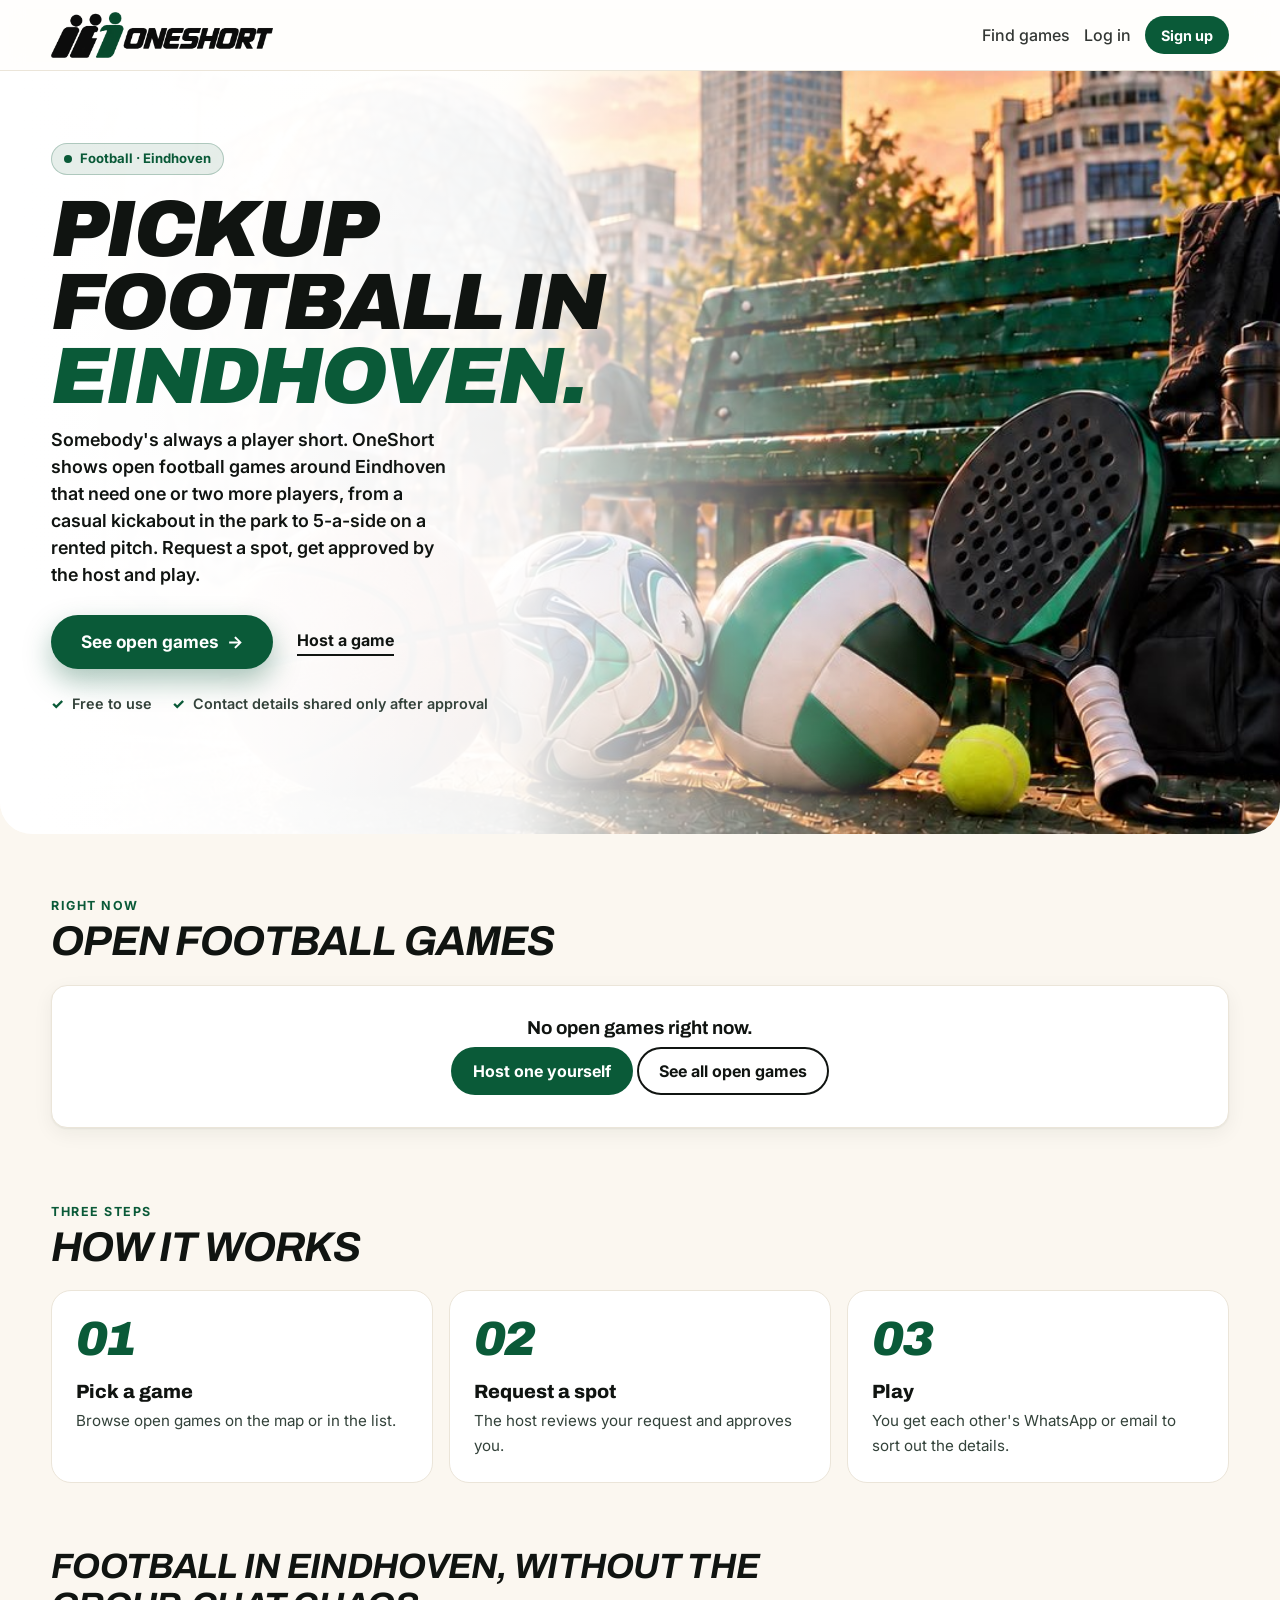
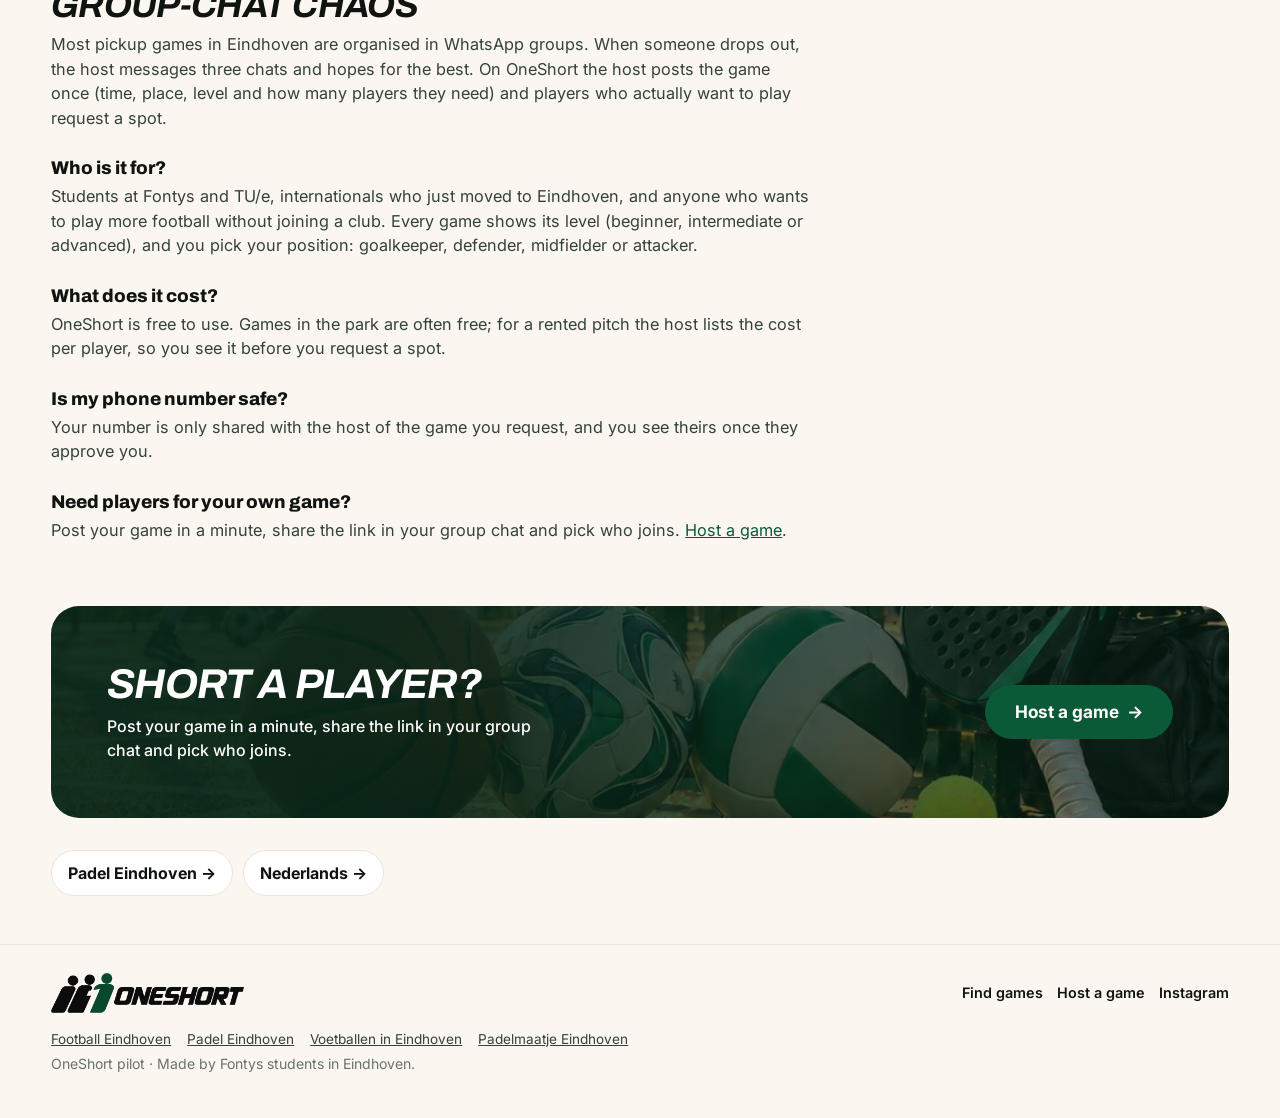
<file: football-eindhoven/index.html>
<!doctype html>
<html lang="en">
<head>
  <meta charset="utf-8" />
  <meta name="viewport" content="width=device-width, initial-scale=1" />
  <title>Pickup football in Eindhoven – join a game | OneShort</title>
  <meta name="description" content="Looking for a football game in Eindhoven? See open pickup games that are a player short, request a spot and play. Free to use, every level welcome." />
  <link rel="canonical" href="https://www.oneshort.app/football-eindhoven/" />
  <link rel="alternate" hreflang="en" href="https://www.oneshort.app/football-eindhoven/" />
  <link rel="alternate" hreflang="nl" href="https://www.oneshort.app/nl/voetbal-eindhoven/" />
  <link rel="alternate" hreflang="x-default" href="https://www.oneshort.app/football-eindhoven/" />
  <meta property="og:type" content="website" />
  <meta property="og:site_name" content="OneShort" />
  <meta property="og:url" content="https://www.oneshort.app/football-eindhoven/" />
  <meta property="og:title" content="Pickup football in Eindhoven – join a game | OneShort" />
  <meta property="og:description" content="Looking for a football game in Eindhoven? See open pickup games that are a player short, request a spot and play. Free to use, every level welcome." />
  <meta property="og:image" content="https://www.oneshort.app/assets/og-image.png" />
  <meta name="twitter:card" content="summary_large_image" />
  <meta name="theme-color" content="#ffffff" />
  <link rel="icon" type="image/png" href="/assets/favicon.png" />
  <link rel="apple-touch-icon" href="/assets/apple-touch-icon.png" />
  <link rel="preconnect" href="https://fonts.googleapis.com" />
  <link rel="preconnect" href="https://fonts.gstatic.com" crossorigin />
  <link href="https://fonts.googleapis.com/css2?family=Archivo:ital,wght@0,600;0,800;0,900;1,800;1,900&family=Inter:wght@400;500;600&display=swap" rel="stylesheet" />
  <link rel="stylesheet" href="/styles.css" />
</head>
<body>
  <!-- Generated SEO landing page; edit the text in all four pages together. -->
  <header class="topbar">
    <a href="/" class="logo" aria-label="OneShort home"><img src="/assets/logo.png" alt="OneShort" width="223" height="46" /></a>
    <nav><a href="/#/" class="nav-link hide-sm">Find games</a><a href="/#/login" class="nav-link hide-sm">Log in</a><a href="/#/signup" class="btn btn-small">Sign up</a></nav>
  </header>
  <main class="wide">
    <section class="hero hero-landing">
      <div class="hero-copy">
        <span class="pill-badge"><i></i>Football · Eindhoven</span>
        <h1>Pickup football in <em>Eindhoven.</em></h1>
        <p>Somebody's always a player short. OneShort shows open football games around Eindhoven that need one or two more players, from a casual kickabout in the park to 5-a-side on a rented pitch. Request a spot, get approved by the host and play.</p>
        <div class="btn-row"><a class="btn btn-lg" href="/#/">See open games <span class="arr">→</span></a><a class="hero-link" href="/#/host">Host a game</a></div>
        <ul class="hero-points"><li>Free to use</li><li>Contact details shared only after approval</li></ul>
      </div>
    </section>
    <div class="section-head"><div><span class="eyebrow">Right now</span><h2>Open football games</h2></div></div>
    <div id="game-list" data-sport="football"><div class="loading">Loading games…</div></div>
    <div class="section-head"><div><span class="eyebrow">Three steps</span><h2>How it works</h2></div></div>
    <div class="steps"><div class="step"><b>01</b><div><strong>Pick a game</strong><span>Browse open games on the map or in the list.</span></div></div><div class="step"><b>02</b><div><strong>Request a spot</strong><span>The host reviews your request and approves you.</span></div></div><div class="step"><b>03</b><div><strong>Play</strong><span>You get each other's WhatsApp or email to sort out the details.</span></div></div></div>
    <section class="prose">
      <h2>Football in Eindhoven, without the group-chat chaos</h2>
      <p>Most pickup games in Eindhoven are organised in WhatsApp groups. When someone drops out, the host messages three chats and hopes for the best. On OneShort the host posts the game once (time, place, level and how many players they need) and players who actually want to play request a spot.</p>
      <h3>Who is it for?</h3><p>Students at Fontys and TU/e, internationals who just moved to Eindhoven, and anyone who wants to play more football without joining a club. Every game shows its level (beginner, intermediate or advanced), and you pick your position: goalkeeper, defender, midfielder or attacker.</p><h3>What does it cost?</h3><p>OneShort is free to use. Games in the park are often free; for a rented pitch the host lists the cost per player, so you see it before you request a spot.</p><h3>Is my phone number safe?</h3><p>Your number is only shared with the host of the game you request, and you see theirs once they approve you.</p><h3>Need players for your own game?</h3><p>Post your game in a minute, share the link in your group chat and pick who joins. <a href="/#/host">Host a game</a>.</p>
    </section>
    <section class="host-band">
      <div><h2>Short a player?</h2><p>Post your game in a minute, share the link in your group chat and pick who joins.</p></div>
      <a class="btn btn-lg" href="/#/host">Host a game <span class="arr">→</span></a>
    </section>
    <nav class="see-also" aria-label="More">
      <a href="/padel-eindhoven/">Padel Eindhoven →</a>
      <a href="/nl/voetbal-eindhoven/" hreflang="nl">Nederlands →</a>
    </nav>
  </main>
  <footer class="footer">
    <div class="footer-top">
      <a href="/" aria-label="OneShort home"><img src="/assets/logo.png" alt="OneShort" width="194" height="40" /></a>
      <nav aria-label="Footer"><a href="/#/">Find games</a><a href="/#/host">Host a game</a><a href="https://www.instagram.com/oneshort.app" target="_blank" rel="noopener">Instagram</a></nav>
    </div>
    <p class="footer-links"><a href="/football-eindhoven/">Football Eindhoven</a><a href="/padel-eindhoven/">Padel Eindhoven</a><a href="/nl/voetbal-eindhoven/">Voetballen in Eindhoven</a><a href="/nl/padel-eindhoven/">Padelmaatje Eindhoven</a></p>
    <p class="muted">OneShort pilot · Made by Fontys students in Eindhoven.</p>
  </footer>
  <script src="/config.js"></script>
  <script src="/landing.js"></script>
</body>
</html>
</file>
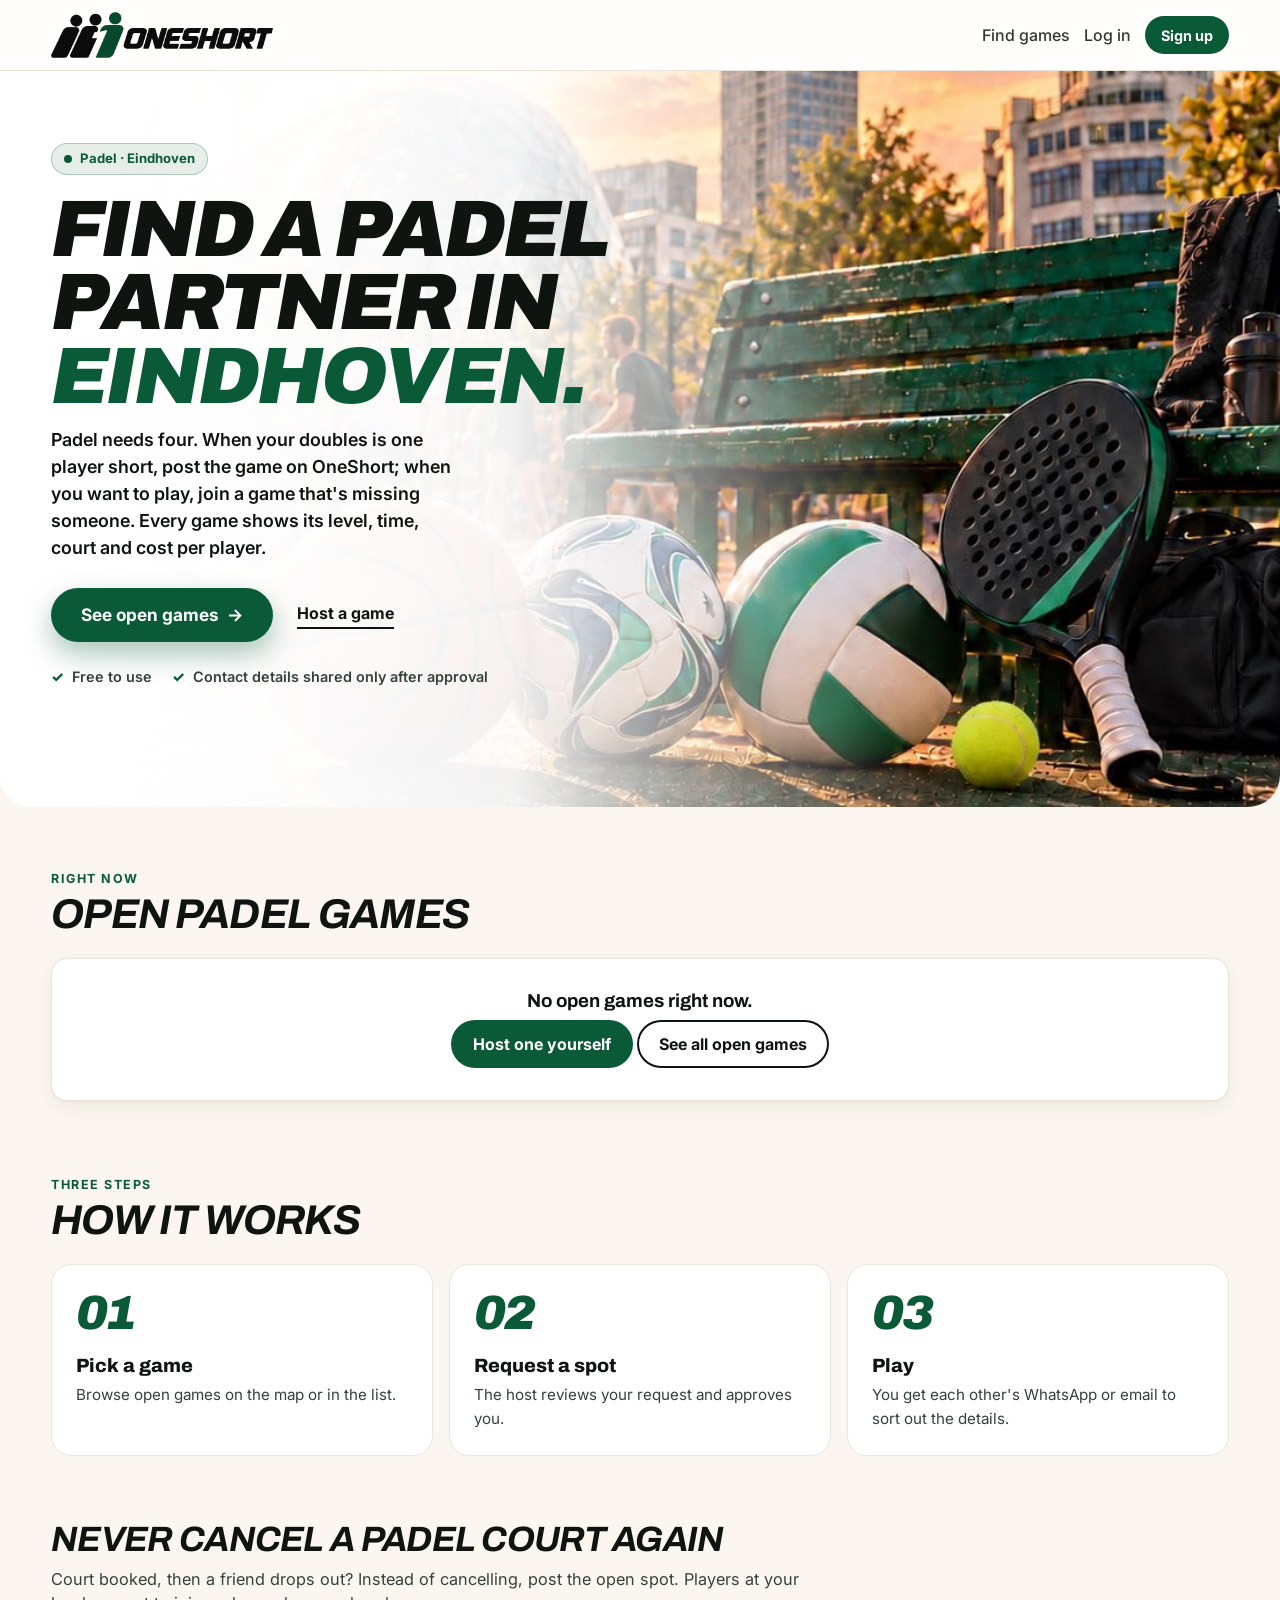
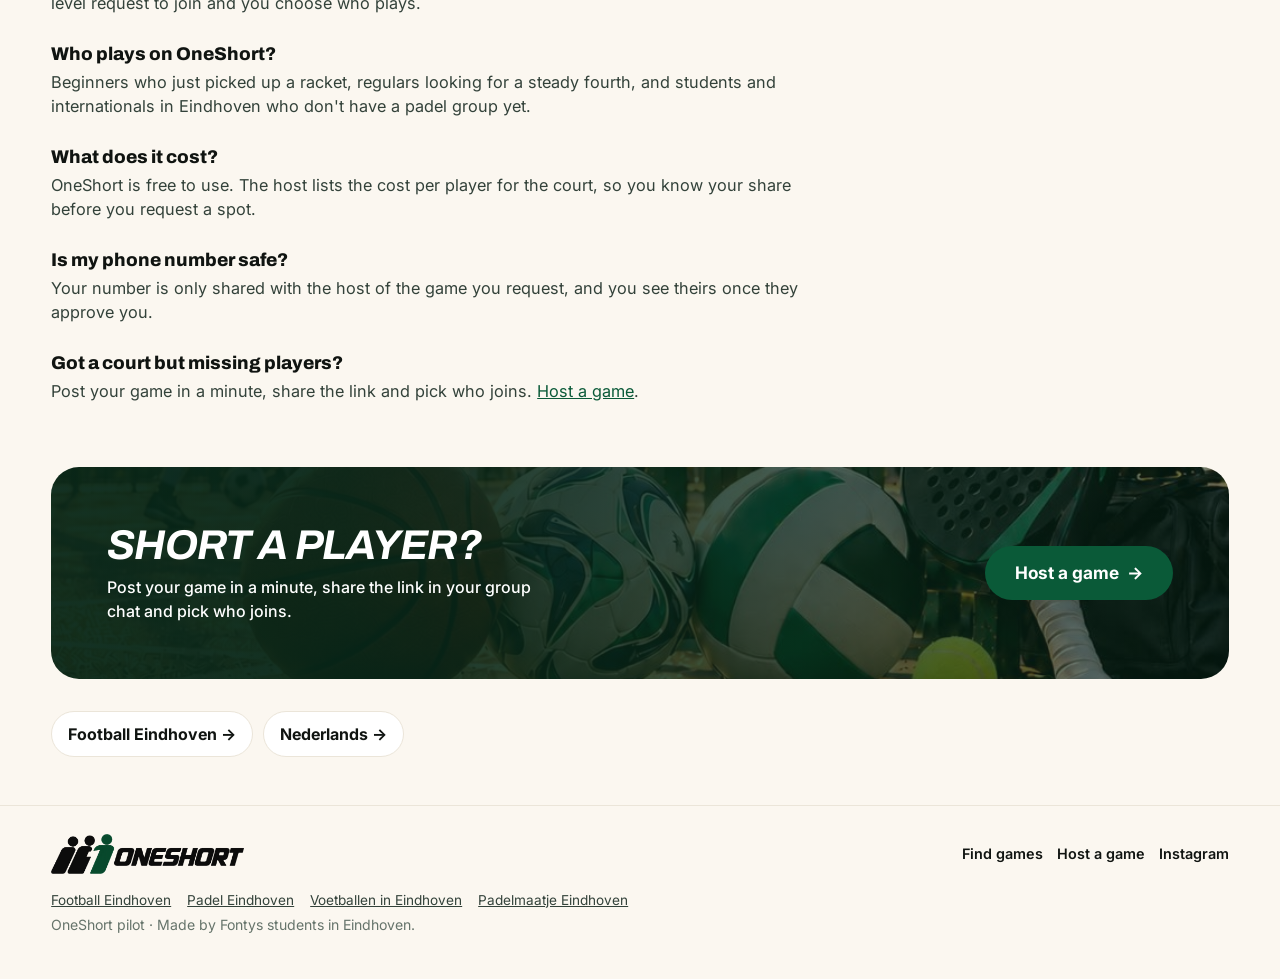
<file: padel-eindhoven/index.html>
<!doctype html>
<html lang="en">
<head>
  <meta charset="utf-8" />
  <meta name="viewport" content="width=device-width, initial-scale=1" />
  <title>Find a padel partner in Eindhoven | OneShort</title>
  <meta name="description" content="Missing a fourth for padel? Find padel partners and open padel games in Eindhoven, request a spot and play. Free to use, every level welcome." />
  <link rel="canonical" href="https://www.oneshort.app/padel-eindhoven/" />
  <link rel="alternate" hreflang="en" href="https://www.oneshort.app/padel-eindhoven/" />
  <link rel="alternate" hreflang="nl" href="https://www.oneshort.app/nl/padel-eindhoven/" />
  <link rel="alternate" hreflang="x-default" href="https://www.oneshort.app/padel-eindhoven/" />
  <meta property="og:type" content="website" />
  <meta property="og:site_name" content="OneShort" />
  <meta property="og:url" content="https://www.oneshort.app/padel-eindhoven/" />
  <meta property="og:title" content="Find a padel partner in Eindhoven | OneShort" />
  <meta property="og:description" content="Missing a fourth for padel? Find padel partners and open padel games in Eindhoven, request a spot and play. Free to use, every level welcome." />
  <meta property="og:image" content="https://www.oneshort.app/assets/og-image.png" />
  <meta name="twitter:card" content="summary_large_image" />
  <meta name="theme-color" content="#ffffff" />
  <link rel="icon" type="image/png" href="/assets/favicon.png" />
  <link rel="apple-touch-icon" href="/assets/apple-touch-icon.png" />
  <link rel="preconnect" href="https://fonts.googleapis.com" />
  <link rel="preconnect" href="https://fonts.gstatic.com" crossorigin />
  <link href="https://fonts.googleapis.com/css2?family=Archivo:ital,wght@0,600;0,800;0,900;1,800;1,900&family=Inter:wght@400;500;600&display=swap" rel="stylesheet" />
  <link rel="stylesheet" href="/styles.css" />
</head>
<body>
  <!-- Generated SEO landing page; edit the text in all four pages together. -->
  <header class="topbar">
    <a href="/" class="logo" aria-label="OneShort home"><img src="/assets/logo.png" alt="OneShort" width="223" height="46" /></a>
    <nav><a href="/#/" class="nav-link hide-sm">Find games</a><a href="/#/login" class="nav-link hide-sm">Log in</a><a href="/#/signup" class="btn btn-small">Sign up</a></nav>
  </header>
  <main class="wide">
    <section class="hero hero-landing">
      <div class="hero-copy">
        <span class="pill-badge"><i></i>Padel · Eindhoven</span>
        <h1>Find a padel partner in <em>Eindhoven.</em></h1>
        <p>Padel needs four. When your doubles is one player short, post the game on OneShort; when you want to play, join a game that's missing someone. Every game shows its level, time, court and cost per player.</p>
        <div class="btn-row"><a class="btn btn-lg" href="/#/">See open games <span class="arr">→</span></a><a class="hero-link" href="/#/host">Host a game</a></div>
        <ul class="hero-points"><li>Free to use</li><li>Contact details shared only after approval</li></ul>
      </div>
    </section>
    <div class="section-head"><div><span class="eyebrow">Right now</span><h2>Open padel games</h2></div></div>
    <div id="game-list" data-sport="padel"><div class="loading">Loading games…</div></div>
    <div class="section-head"><div><span class="eyebrow">Three steps</span><h2>How it works</h2></div></div>
    <div class="steps"><div class="step"><b>01</b><div><strong>Pick a game</strong><span>Browse open games on the map or in the list.</span></div></div><div class="step"><b>02</b><div><strong>Request a spot</strong><span>The host reviews your request and approves you.</span></div></div><div class="step"><b>03</b><div><strong>Play</strong><span>You get each other's WhatsApp or email to sort out the details.</span></div></div></div>
    <section class="prose">
      <h2>Never cancel a padel court again</h2>
      <p>Court booked, then a friend drops out? Instead of cancelling, post the open spot. Players at your level request to join and you choose who plays.</p>
      <h3>Who plays on OneShort?</h3><p>Beginners who just picked up a racket, regulars looking for a steady fourth, and students and internationals in Eindhoven who don't have a padel group yet.</p><h3>What does it cost?</h3><p>OneShort is free to use. The host lists the cost per player for the court, so you know your share before you request a spot.</p><h3>Is my phone number safe?</h3><p>Your number is only shared with the host of the game you request, and you see theirs once they approve you.</p><h3>Got a court but missing players?</h3><p>Post your game in a minute, share the link and pick who joins. <a href="/#/host">Host a game</a>.</p>
    </section>
    <section class="host-band">
      <div><h2>Short a player?</h2><p>Post your game in a minute, share the link in your group chat and pick who joins.</p></div>
      <a class="btn btn-lg" href="/#/host">Host a game <span class="arr">→</span></a>
    </section>
    <nav class="see-also" aria-label="More">
      <a href="/football-eindhoven/">Football Eindhoven →</a>
      <a href="/nl/padel-eindhoven/" hreflang="nl">Nederlands →</a>
    </nav>
  </main>
  <footer class="footer">
    <div class="footer-top">
      <a href="/" aria-label="OneShort home"><img src="/assets/logo.png" alt="OneShort" width="194" height="40" /></a>
      <nav aria-label="Footer"><a href="/#/">Find games</a><a href="/#/host">Host a game</a><a href="https://www.instagram.com/oneshort.app" target="_blank" rel="noopener">Instagram</a></nav>
    </div>
    <p class="footer-links"><a href="/football-eindhoven/">Football Eindhoven</a><a href="/padel-eindhoven/">Padel Eindhoven</a><a href="/nl/voetbal-eindhoven/">Voetballen in Eindhoven</a><a href="/nl/padel-eindhoven/">Padelmaatje Eindhoven</a></p>
    <p class="muted">OneShort pilot · Made by Fontys students in Eindhoven.</p>
  </footer>
  <script src="/config.js"></script>
  <script src="/landing.js"></script>
</body>
</html>
</file>
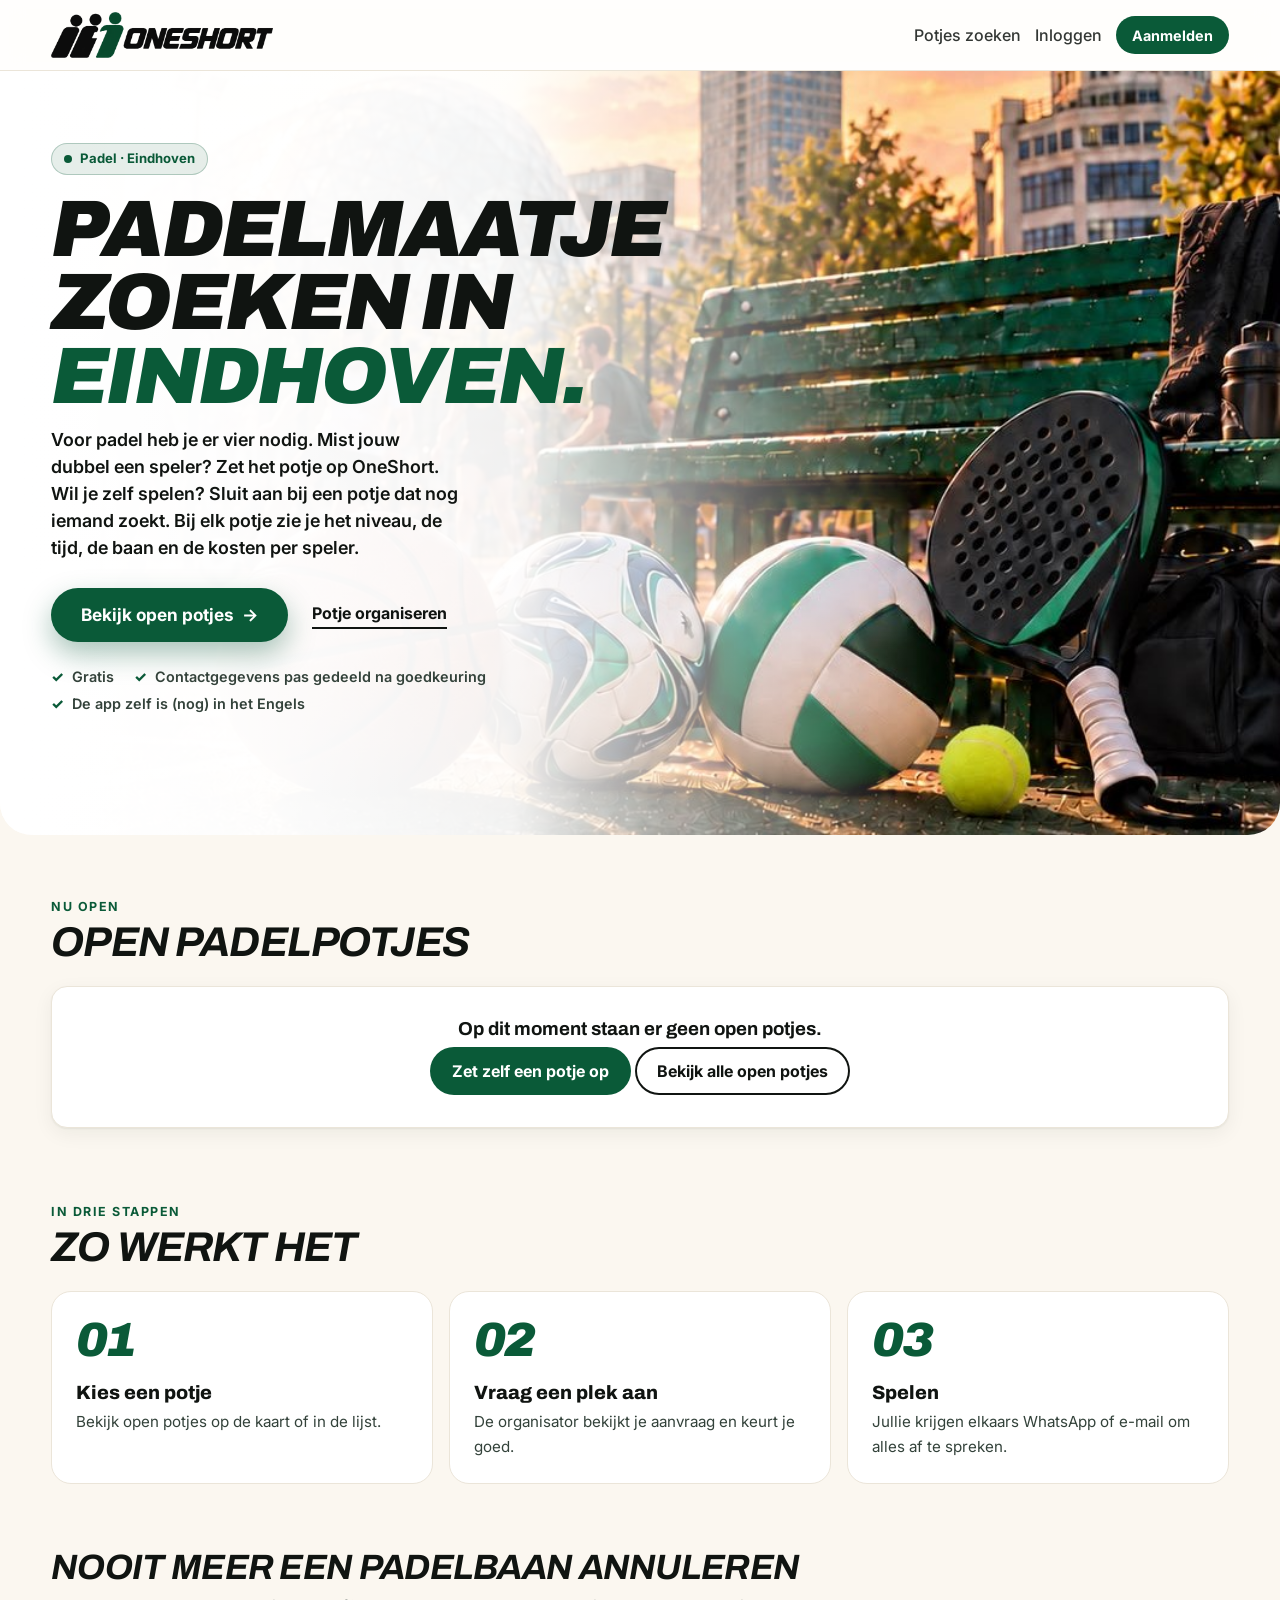
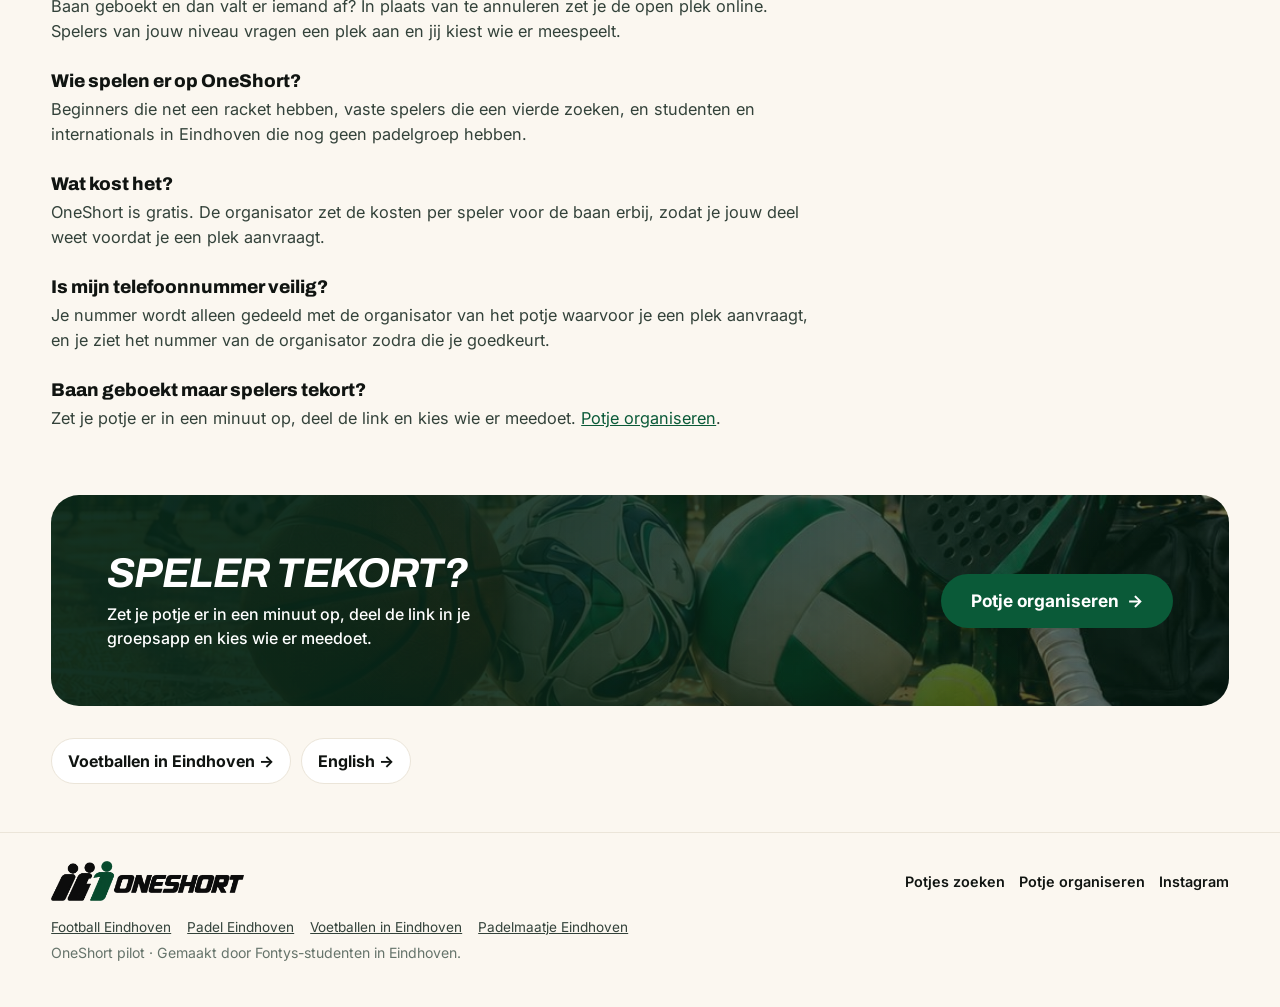
<file: nl/padel-eindhoven/index.html>
<!doctype html>
<html lang="nl">
<head>
  <meta charset="utf-8" />
  <meta name="viewport" content="width=device-width, initial-scale=1" />
  <title>Padelmaatje zoeken in Eindhoven | OneShort</title>
  <meta name="description" content="Mis je een vierde speler voor padel? Vind padelmaatjes en open padelpotjes in Eindhoven, vraag een plek aan en speel mee. Gratis, voor elk niveau." />
  <link rel="canonical" href="https://www.oneshort.app/nl/padel-eindhoven/" />
  <link rel="alternate" hreflang="en" href="https://www.oneshort.app/padel-eindhoven/" />
  <link rel="alternate" hreflang="nl" href="https://www.oneshort.app/nl/padel-eindhoven/" />
  <link rel="alternate" hreflang="x-default" href="https://www.oneshort.app/padel-eindhoven/" />
  <meta property="og:type" content="website" />
  <meta property="og:site_name" content="OneShort" />
  <meta property="og:url" content="https://www.oneshort.app/nl/padel-eindhoven/" />
  <meta property="og:title" content="Padelmaatje zoeken in Eindhoven | OneShort" />
  <meta property="og:description" content="Mis je een vierde speler voor padel? Vind padelmaatjes en open padelpotjes in Eindhoven, vraag een plek aan en speel mee. Gratis, voor elk niveau." />
  <meta property="og:image" content="https://www.oneshort.app/assets/og-image.png" />
  <meta name="twitter:card" content="summary_large_image" />
  <meta name="theme-color" content="#ffffff" />
  <link rel="icon" type="image/png" href="/assets/favicon.png" />
  <link rel="apple-touch-icon" href="/assets/apple-touch-icon.png" />
  <link rel="preconnect" href="https://fonts.googleapis.com" />
  <link rel="preconnect" href="https://fonts.gstatic.com" crossorigin />
  <link href="https://fonts.googleapis.com/css2?family=Archivo:ital,wght@0,600;0,800;0,900;1,800;1,900&family=Inter:wght@400;500;600&display=swap" rel="stylesheet" />
  <link rel="stylesheet" href="/styles.css" />
</head>
<body>
  <!-- Generated SEO landing page; edit the text in all four pages together. -->
  <header class="topbar">
    <a href="/" class="logo" aria-label="OneShort home"><img src="/assets/logo.png" alt="OneShort" width="223" height="46" /></a>
    <nav><a href="/#/" class="nav-link hide-sm">Potjes zoeken</a><a href="/#/login" class="nav-link hide-sm">Inloggen</a><a href="/#/signup" class="btn btn-small">Aanmelden</a></nav>
  </header>
  <main class="wide">
    <section class="hero hero-landing">
      <div class="hero-copy">
        <span class="pill-badge"><i></i>Padel · Eindhoven</span>
        <h1>Padelmaatje zoeken in <em>Eindhoven.</em></h1>
        <p>Voor padel heb je er vier nodig. Mist jouw dubbel een speler? Zet het potje op OneShort. Wil je zelf spelen? Sluit aan bij een potje dat nog iemand zoekt. Bij elk potje zie je het niveau, de tijd, de baan en de kosten per speler.</p>
        <div class="btn-row"><a class="btn btn-lg" href="/#/">Bekijk open potjes <span class="arr">→</span></a><a class="hero-link" href="/#/host">Potje organiseren</a></div>
        <ul class="hero-points"><li>Gratis</li><li>Contactgegevens pas gedeeld na goedkeuring</li><li>De app zelf is (nog) in het Engels</li></ul>
      </div>
    </section>
    <div class="section-head"><div><span class="eyebrow">Nu open</span><h2>Open padelpotjes</h2></div></div>
    <div id="game-list" data-sport="padel"><div class="loading">Potjes laden…</div></div>
    <div class="section-head"><div><span class="eyebrow">In drie stappen</span><h2>Zo werkt het</h2></div></div>
    <div class="steps"><div class="step"><b>01</b><div><strong>Kies een potje</strong><span>Bekijk open potjes op de kaart of in de lijst.</span></div></div><div class="step"><b>02</b><div><strong>Vraag een plek aan</strong><span>De organisator bekijkt je aanvraag en keurt je goed.</span></div></div><div class="step"><b>03</b><div><strong>Spelen</strong><span>Jullie krijgen elkaars WhatsApp of e-mail om alles af te spreken.</span></div></div></div>
    <section class="prose">
      <h2>Nooit meer een padelbaan annuleren</h2>
      <p>Baan geboekt en dan valt er iemand af? In plaats van te annuleren zet je de open plek online. Spelers van jouw niveau vragen een plek aan en jij kiest wie er meespeelt.</p>
      <h3>Wie spelen er op OneShort?</h3><p>Beginners die net een racket hebben, vaste spelers die een vierde zoeken, en studenten en internationals in Eindhoven die nog geen padelgroep hebben.</p><h3>Wat kost het?</h3><p>OneShort is gratis. De organisator zet de kosten per speler voor de baan erbij, zodat je jouw deel weet voordat je een plek aanvraagt.</p><h3>Is mijn telefoonnummer veilig?</h3><p>Je nummer wordt alleen gedeeld met de organisator van het potje waarvoor je een plek aanvraagt, en je ziet het nummer van de organisator zodra die je goedkeurt.</p><h3>Baan geboekt maar spelers tekort?</h3><p>Zet je potje er in een minuut op, deel de link en kies wie er meedoet. <a href="/#/host">Potje organiseren</a>.</p>
    </section>
    <section class="host-band">
      <div><h2>Speler tekort?</h2><p>Zet je potje er in een minuut op, deel de link in je groepsapp en kies wie er meedoet.</p></div>
      <a class="btn btn-lg" href="/#/host">Potje organiseren <span class="arr">→</span></a>
    </section>
    <nav class="see-also" aria-label="More">
      <a href="/nl/voetbal-eindhoven/">Voetballen in Eindhoven →</a>
      <a href="/padel-eindhoven/" hreflang="en">English →</a>
    </nav>
  </main>
  <footer class="footer">
    <div class="footer-top">
      <a href="/" aria-label="OneShort home"><img src="/assets/logo.png" alt="OneShort" width="194" height="40" /></a>
      <nav aria-label="Footer"><a href="/#/">Potjes zoeken</a><a href="/#/host">Potje organiseren</a><a href="https://www.instagram.com/oneshort.app" target="_blank" rel="noopener">Instagram</a></nav>
    </div>
    <p class="footer-links"><a href="/football-eindhoven/">Football Eindhoven</a><a href="/padel-eindhoven/">Padel Eindhoven</a><a href="/nl/voetbal-eindhoven/">Voetballen in Eindhoven</a><a href="/nl/padel-eindhoven/">Padelmaatje Eindhoven</a></p>
    <p class="muted">OneShort pilot · Gemaakt door Fontys-studenten in Eindhoven.</p>
  </footer>
  <script src="/config.js"></script>
  <script src="/landing.js"></script>
</body>
</html>
</file>
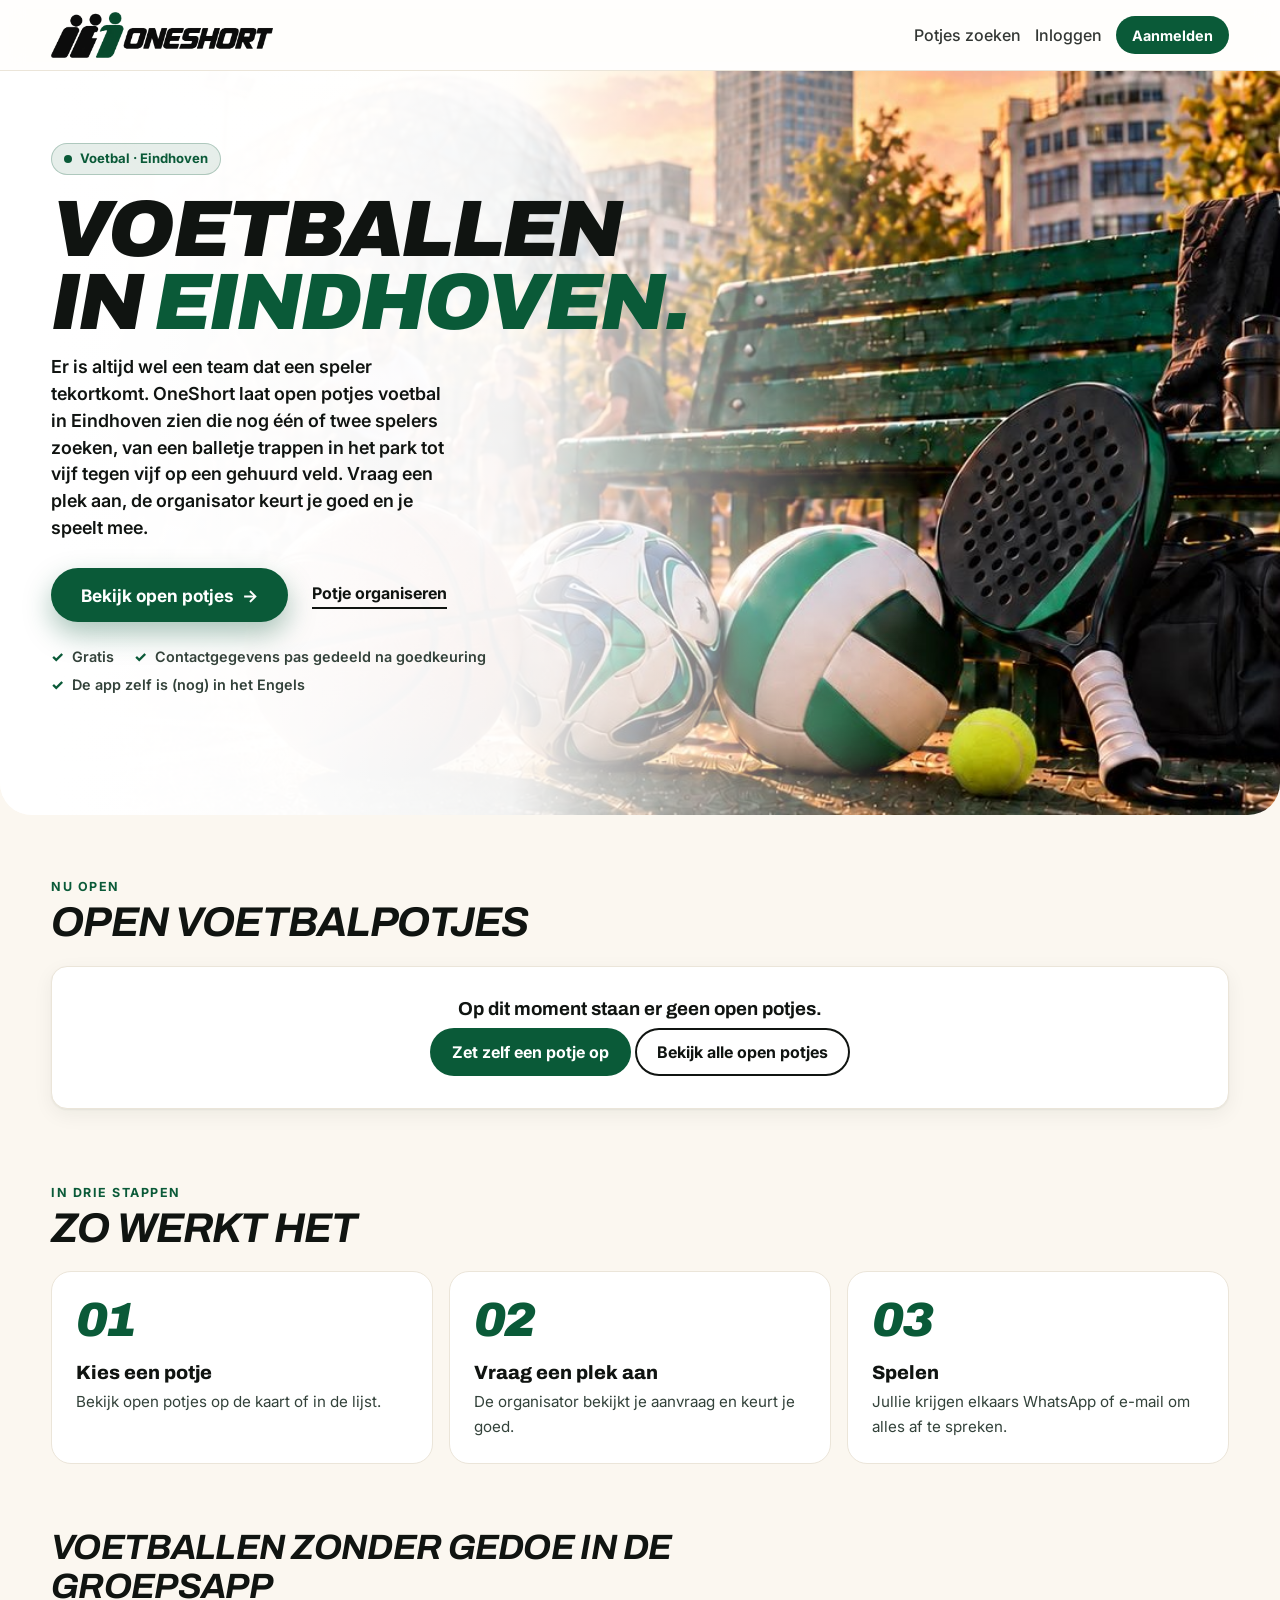
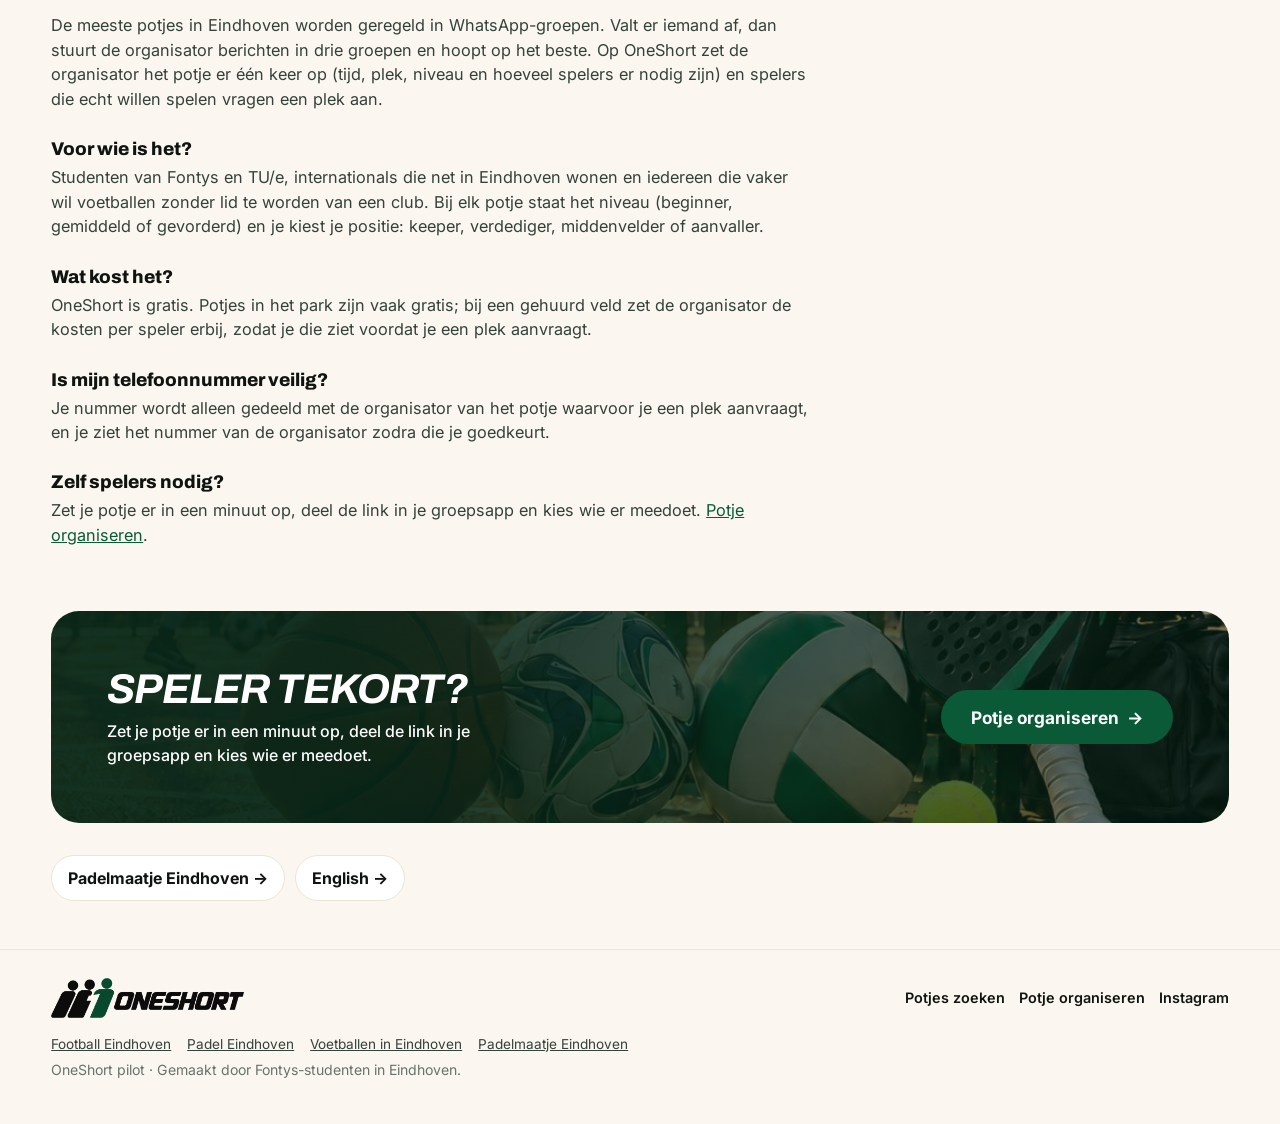
<file: nl/voetbal-eindhoven/index.html>
<!doctype html>
<html lang="nl">
<head>
  <meta charset="utf-8" />
  <meta name="viewport" content="width=device-width, initial-scale=1" />
  <title>Voetballen in Eindhoven – doe mee met een potje | OneShort</title>
  <meta name="description" content="Zin om te voetballen in Eindhoven? Bekijk open potjes die nog een speler zoeken, vraag een plek aan en speel mee. Gratis, voor elk niveau." />
  <link rel="canonical" href="https://www.oneshort.app/nl/voetbal-eindhoven/" />
  <link rel="alternate" hreflang="en" href="https://www.oneshort.app/football-eindhoven/" />
  <link rel="alternate" hreflang="nl" href="https://www.oneshort.app/nl/voetbal-eindhoven/" />
  <link rel="alternate" hreflang="x-default" href="https://www.oneshort.app/football-eindhoven/" />
  <meta property="og:type" content="website" />
  <meta property="og:site_name" content="OneShort" />
  <meta property="og:url" content="https://www.oneshort.app/nl/voetbal-eindhoven/" />
  <meta property="og:title" content="Voetballen in Eindhoven – doe mee met een potje | OneShort" />
  <meta property="og:description" content="Zin om te voetballen in Eindhoven? Bekijk open potjes die nog een speler zoeken, vraag een plek aan en speel mee. Gratis, voor elk niveau." />
  <meta property="og:image" content="https://www.oneshort.app/assets/og-image.png" />
  <meta name="twitter:card" content="summary_large_image" />
  <meta name="theme-color" content="#ffffff" />
  <link rel="icon" type="image/png" href="/assets/favicon.png" />
  <link rel="apple-touch-icon" href="/assets/apple-touch-icon.png" />
  <link rel="preconnect" href="https://fonts.googleapis.com" />
  <link rel="preconnect" href="https://fonts.gstatic.com" crossorigin />
  <link href="https://fonts.googleapis.com/css2?family=Archivo:ital,wght@0,600;0,800;0,900;1,800;1,900&family=Inter:wght@400;500;600&display=swap" rel="stylesheet" />
  <link rel="stylesheet" href="/styles.css" />
</head>
<body>
  <!-- Generated SEO landing page; edit the text in all four pages together. -->
  <header class="topbar">
    <a href="/" class="logo" aria-label="OneShort home"><img src="/assets/logo.png" alt="OneShort" width="223" height="46" /></a>
    <nav><a href="/#/" class="nav-link hide-sm">Potjes zoeken</a><a href="/#/login" class="nav-link hide-sm">Inloggen</a><a href="/#/signup" class="btn btn-small">Aanmelden</a></nav>
  </header>
  <main class="wide">
    <section class="hero hero-landing">
      <div class="hero-copy">
        <span class="pill-badge"><i></i>Voetbal · Eindhoven</span>
        <h1>Voetballen in <em>Eindhoven.</em></h1>
        <p>Er is altijd wel een team dat een speler tekortkomt. OneShort laat open potjes voetbal in Eindhoven zien die nog één of twee spelers zoeken, van een balletje trappen in het park tot vijf tegen vijf op een gehuurd veld. Vraag een plek aan, de organisator keurt je goed en je speelt mee.</p>
        <div class="btn-row"><a class="btn btn-lg" href="/#/">Bekijk open potjes <span class="arr">→</span></a><a class="hero-link" href="/#/host">Potje organiseren</a></div>
        <ul class="hero-points"><li>Gratis</li><li>Contactgegevens pas gedeeld na goedkeuring</li><li>De app zelf is (nog) in het Engels</li></ul>
      </div>
    </section>
    <div class="section-head"><div><span class="eyebrow">Nu open</span><h2>Open voetbalpotjes</h2></div></div>
    <div id="game-list" data-sport="football"><div class="loading">Potjes laden…</div></div>
    <div class="section-head"><div><span class="eyebrow">In drie stappen</span><h2>Zo werkt het</h2></div></div>
    <div class="steps"><div class="step"><b>01</b><div><strong>Kies een potje</strong><span>Bekijk open potjes op de kaart of in de lijst.</span></div></div><div class="step"><b>02</b><div><strong>Vraag een plek aan</strong><span>De organisator bekijkt je aanvraag en keurt je goed.</span></div></div><div class="step"><b>03</b><div><strong>Spelen</strong><span>Jullie krijgen elkaars WhatsApp of e-mail om alles af te spreken.</span></div></div></div>
    <section class="prose">
      <h2>Voetballen zonder gedoe in de groepsapp</h2>
      <p>De meeste potjes in Eindhoven worden geregeld in WhatsApp-groepen. Valt er iemand af, dan stuurt de organisator berichten in drie groepen en hoopt op het beste. Op OneShort zet de organisator het potje er één keer op (tijd, plek, niveau en hoeveel spelers er nodig zijn) en spelers die echt willen spelen vragen een plek aan.</p>
      <h3>Voor wie is het?</h3><p>Studenten van Fontys en TU/e, internationals die net in Eindhoven wonen en iedereen die vaker wil voetballen zonder lid te worden van een club. Bij elk potje staat het niveau (beginner, gemiddeld of gevorderd) en je kiest je positie: keeper, verdediger, middenvelder of aanvaller.</p><h3>Wat kost het?</h3><p>OneShort is gratis. Potjes in het park zijn vaak gratis; bij een gehuurd veld zet de organisator de kosten per speler erbij, zodat je die ziet voordat je een plek aanvraagt.</p><h3>Is mijn telefoonnummer veilig?</h3><p>Je nummer wordt alleen gedeeld met de organisator van het potje waarvoor je een plek aanvraagt, en je ziet het nummer van de organisator zodra die je goedkeurt.</p><h3>Zelf spelers nodig?</h3><p>Zet je potje er in een minuut op, deel de link in je groepsapp en kies wie er meedoet. <a href="/#/host">Potje organiseren</a>.</p>
    </section>
    <section class="host-band">
      <div><h2>Speler tekort?</h2><p>Zet je potje er in een minuut op, deel de link in je groepsapp en kies wie er meedoet.</p></div>
      <a class="btn btn-lg" href="/#/host">Potje organiseren <span class="arr">→</span></a>
    </section>
    <nav class="see-also" aria-label="More">
      <a href="/nl/padel-eindhoven/">Padelmaatje Eindhoven →</a>
      <a href="/football-eindhoven/" hreflang="en">English →</a>
    </nav>
  </main>
  <footer class="footer">
    <div class="footer-top">
      <a href="/" aria-label="OneShort home"><img src="/assets/logo.png" alt="OneShort" width="194" height="40" /></a>
      <nav aria-label="Footer"><a href="/#/">Potjes zoeken</a><a href="/#/host">Potje organiseren</a><a href="https://www.instagram.com/oneshort.app" target="_blank" rel="noopener">Instagram</a></nav>
    </div>
    <p class="footer-links"><a href="/football-eindhoven/">Football Eindhoven</a><a href="/padel-eindhoven/">Padel Eindhoven</a><a href="/nl/voetbal-eindhoven/">Voetballen in Eindhoven</a><a href="/nl/padel-eindhoven/">Padelmaatje Eindhoven</a></p>
    <p class="muted">OneShort pilot · Gemaakt door Fontys-studenten in Eindhoven.</p>
  </footer>
  <script src="/config.js"></script>
  <script src="/landing.js"></script>
</body>
</html>
</file>
<file: styles.css>
:root {
  --ink: #101411;
  --ink-2: #33423a;
  --muted: #66746b;
  --bg: #fbf7f0;
  --card: #ffffff;
  --line: #ebe5d9;
  --sun: #ffb23e;
  --green: #0a5a38;
  --green-dark: #07452b;
  --amber: #b26b00;
  --amber-bg: #fff3dc;
  --red: #b42318;
  --red-bg: #fde8e6;
  --ok-bg: #e7f6ee;
  --radius: 16px;
  --gut: clamp(16px, 4vw, 72px); /* side gutter shared by the bar, the page and the footer */
  --shadow: 0 1px 2px rgba(14, 26, 18, 0.06), 0 6px 20px rgba(14, 26, 18, 0.06);
}

* { box-sizing: border-box; }
html { -webkit-text-size-adjust: 100%; }
body {
  margin: 0;
  font-family: Inter, system-ui, -apple-system, Segoe UI, Roboto, sans-serif;
  color: var(--ink);
  background: var(--bg);
  line-height: 1.5;
}
h1, h2, h3 { font-family: Archivo, Inter, sans-serif; line-height: 1.1; margin: 0 0 0.5rem; }
h1, h2 { font-style: italic; text-transform: uppercase; }
a { color: var(--green); }
code { background: rgba(0,0,0,.06); padding: 1px 5px; border-radius: 4px; }
.muted { color: var(--muted); }
main { max-width: 960px; margin: 0 auto; padding: 0 var(--gut) 48px; outline: none; }

/* Top bar */
.topbar {
  position: sticky; top: 0; z-index: 10;
  display: flex; align-items: center; justify-content: space-between;
  padding: 12px var(--gut); background: rgba(255,255,255,.86); backdrop-filter: saturate(180%) blur(12px); color: var(--ink); border-bottom: 1px solid var(--line);
}
.logo { display: flex; align-items: center; }
.logo img { display: block; height: 34px; width: auto; } /* 34px leaves room for "Host a game" + avatar on a 375px phone */
@media (min-width: 700px) { .logo img { height: 46px; } }
.footer-top img { display: block; height: 40px; width: auto; }
nav { display: flex; align-items: center; gap: 14px; }
.nav-link { color: var(--ink); text-decoration: none; font-weight: 500; opacity: .85; }
.nav-link:hover { opacity: 1; }

.demo-banner { background: var(--amber-bg); color: var(--amber); font-size: .9rem; padding: 8px 16px; text-align: center; }

/* Buttons */
.btn {
  display: inline-flex; align-items: center; justify-content: center; gap: 8px;
  border: 0; border-radius: 999px; cursor: pointer; text-decoration: none;
  background: var(--green); color: #fff;
  font: 700 1rem Inter, sans-serif; padding: 14px 22px; min-height: 48px;
  transition: transform .08s ease, background .15s ease;
}
.btn:hover { background: var(--green-dark); }
.btn:active { transform: scale(.98); }
.btn:disabled { opacity: .55; cursor: default; }
.btn-small { padding: 8px 16px; min-height: 38px; font-size: .9rem; }
.btn-lg { padding: 16px 30px; min-height: 54px; font-size: 1.08rem; }
.btn-dark { background: var(--ink); color: #fff; }
.btn-dark:hover { background: #24342a; }
.btn-ghost { background: transparent; color: var(--ink); box-shadow: inset 0 0 0 2px var(--ink); }
.btn-ghost:hover { background: rgba(14,26,18,.06); }
.btn-wa { background: #25d366; color: #06301a; }
.btn-wa:hover { background: #1fbe5b; }
.btn-danger { background: transparent; color: var(--red); box-shadow: inset 0 0 0 2px var(--red-bg); }
.btn-row { display: flex; flex-wrap: wrap; gap: 10px; }
.btn-block { width: 100%; }

/* Home */
[hidden] { display: none !important; }
main.wide { max-width: none; }
main.wide .section-head { margin: 64px 0 20px; }
main.wide .section-head h2 { font-size: clamp(1.8rem, 4.4vw, 2.6rem); letter-spacing: -0.02em; margin: 0; }
.eyebrow { display: block; font: 700 .78rem Inter, sans-serif; letter-spacing: .12em; text-transform: uppercase; color: var(--green); margin-bottom: 6px; }
.arr { display: inline-block; transition: transform .2s ease; }
a:hover > .arr, a:hover .game-top .arr, a:hover .feature-cta .arr { transform: translateX(4px); }

/* Hero: the flyer's layout, dark headline on a bright sky with the sports scene underneath */
.hero {
  position: relative; overflow: hidden; isolation: isolate;
  margin: 0 calc(-1 * var(--gut)); padding: 40px var(--gut) 300px;
  background: #fff7ec; color: var(--ink);
  border-radius: 0 0 32px 32px;
}
.hero::before { content: ""; position: absolute; z-index: -2; inset: 0; background: url(assets/hero.jpg) 42% bottom / max(100%, 600px) auto no-repeat; }
/* fade measured from the bottom, so the text block always sits on white however tall it gets */
.hero::after { content: ""; position: absolute; z-index: -1; inset: 0; background: linear-gradient(180deg, #fff calc(100% - 320px), rgba(255,255,255,0) calc(100% - 190px)); }
.pill-badge { display: inline-flex; align-items: center; gap: 8px; background: rgba(10,90,56,.1); color: var(--green); border: 1px solid rgba(10,90,56,.25); padding: 5px 12px; border-radius: 999px; font-size: .82rem; font-weight: 700; margin-bottom: 18px; }
.pill-badge i { width: 8px; height: 8px; border-radius: 50%; background: var(--green); animation: pulse 2s infinite; }
@keyframes pulse { from { box-shadow: 0 0 0 0 rgba(10,90,56,.5); } to { box-shadow: 0 0 0 10px rgba(10,90,56,0); } }
.hero h1 { font-size: clamp(3rem, 13vw, 5.6rem); font-weight: 900; letter-spacing: -0.035em; line-height: .92; margin-bottom: 14px; }
.hero h1 em { color: var(--green); }
.hero p { font-size: 1.12rem; font-weight: 600; max-width: 34ch; margin: 0 0 26px; }
.hero .btn-row { align-items: center; gap: 14px 24px; }
.hero .btn-lg { box-shadow: 0 12px 28px rgba(10,90,56,.35); }
.hero-link { color: var(--ink); font-weight: 700; text-decoration: none; border-bottom: 2px solid var(--ink); padding-bottom: 2px; }
.hero-link:hover { color: var(--green); border-color: var(--green); }
.hero-points { display: flex; flex-wrap: wrap; gap: 6px 20px; list-style: none; margin: 24px 0 0; padding: 0; font-size: .9rem; font-weight: 600; color: var(--ink-2); }
.hero-points li::before { content: "\2713"; color: var(--green); font-weight: 800; margin-right: 8px; }
.hero-art { display: none; position: relative; }
.hero-art:not(:empty)::before { content: ""; position: absolute; inset: 0; border-radius: 22px; background: #fff; transform: rotate(4deg) translate(10px, 8px); box-shadow: 0 20px 40px rgba(0,0,0,.25); }
@media (min-width: 900px) {
  .hero { display: grid; grid-template-columns: 1.15fr .85fr; align-items: center; gap: 48px; min-height: min(76vh, 780px); padding: 72px var(--gut) 120px; }
  .hero { background: #fff; }
  /* photo keeps its own shape on the right and fades out on its left edge, so it never stretches on very wide screens */
  .hero::before { inset: 0 0 0 auto; height: 100%; max-width: 100%; aspect-ratio: 1054 / 635; background-position: center bottom; background-size: cover;
    -webkit-mask-image: linear-gradient(90deg, transparent, #000 45%); mask-image: linear-gradient(90deg, transparent, #000 45%); }
  .hero::after { background: linear-gradient(90deg, #fff 0%, rgba(255,255,255,.93) 40%, rgba(255,255,255,0) 72%); }
  .hero-art { display: block; width: 100%; max-width: 460px; justify-self: center; }
}
@keyframes rise { from { opacity: 0; transform: translateY(14px); } }
.hero-copy > * { animation: rise .6s cubic-bezier(.2,.7,.2,1) both; }
.hero-copy > :nth-child(2) { animation-delay: .06s; }
.hero-copy > :nth-child(3) { animation-delay: .12s; }
.hero-copy > :nth-child(4) { animation-delay: .18s; }
.hero-copy > :nth-child(5) { animation-delay: .24s; }
.hero-copy > :nth-child(6) { animation-delay: .3s; }
@media (prefers-reduced-motion: reduce) { *, *::before, *::after { animation: none !important; transition: none !important; } }

.feature { position: relative; display: block; background: #fff; color: var(--ink); text-decoration: none; border-radius: 22px; padding: 22px; transform: rotate(-2deg); box-shadow: 0 30px 60px rgba(0,0,0,.4); transition: transform .25s ease; animation: rise .7s .15s both; }
.feature:hover { transform: rotate(0) translateY(-4px); }
.feature-label { font: 700 .75rem Inter, sans-serif; letter-spacing: .12em; text-transform: uppercase; color: var(--green); }
.feature-row { display: flex; gap: 14px; align-items: center; margin: 14px 0 12px; }
.feature .when { font-size: 1.3rem; margin-top: 8px; }
/* the card's call to action: a solid button so it reads as the next step, not a footnote */
.feature-cta { display: flex; justify-content: center; align-items: center; gap: 10px; margin-top: 18px; padding: 14px 20px; border-radius: 999px; background: var(--green); color: #fff; font-size: 1.05rem; font-weight: 800; box-shadow: 0 10px 24px rgba(0,0,0,.28); transition: transform .15s ease, box-shadow .15s ease; }
.feature:hover .feature-cta { transform: translateY(-2px); box-shadow: 0 14px 30px rgba(0,0,0,.34); }
.date-tile { flex: none; display: grid; justify-items: center; align-content: center; width: 58px; height: 68px; border-radius: 14px; background: var(--green); color: #fff; line-height: 1; }
.date-tile span { font: 700 .66rem Inter, sans-serif; letter-spacing: .1em; text-transform: uppercase; opacity: .85; }
.date-tile b { font: italic 900 1.5rem Archivo, Inter, sans-serif; margin: 4px 0 3px; }

.stats { position: relative; z-index: 1; display: grid; grid-template-columns: repeat(3, 1fr); margin: -34px 4px 0; background: #fff; border: 1px solid var(--line); border-radius: 20px; box-shadow: 0 16px 40px rgba(14,26,18,.14); }
.stats div { padding: 16px 8px; text-align: center; }
.stats div + div { border-left: 1px solid var(--line); }
.stats b { display: block; font: italic 900 1.8rem Archivo, Inter, sans-serif; letter-spacing: -0.02em; line-height: 1.1; color: var(--green); }
.stats span { font-size: .82rem; font-weight: 600; color: var(--ink-2); }
@media (min-width: 900px) { .stats { margin: -44px 0 0; } .stats div { padding: 22px; } .stats b { font-size: 2.4rem; } }

.browse { display: flex; flex-direction: column; gap: 16px; }
#home-map-wrap:empty { display: none; }
#home-map-wrap .card { margin: 0; }
@media (min-width: 900px) {
  .browse { flex-direction: row; align-items: flex-start; }
  #home-map-wrap, #game-list { flex: 1; min-width: 0; }
  #home-map-wrap { position: sticky; top: 84px; }
  #home-map-wrap .map-home { height: min(70vh, 640px); }
}

.steps { display: grid; grid-template-columns: repeat(3, 1fr); gap: 16px; }
.step { background: var(--card); border: 1px solid var(--line); border-radius: 20px; padding: 24px; }
.step b { display: block; font: italic 900 3rem Archivo, Inter, sans-serif; line-height: 1; letter-spacing: -0.04em; color: var(--green); margin-bottom: 18px; }
.step strong { display: block; font: 800 1.2rem Archivo, Inter, sans-serif; margin-bottom: 6px; }
.step span { color: var(--ink-2); font-size: .95rem; }
.perks { display: grid; grid-template-columns: repeat(3, 1fr); gap: 16px; margin-top: 16px; }
.perk { display: flex; gap: 14px; padding: 20px; border-radius: 20px; background: #fff0db; }
.perk svg { flex: none; width: 40px; height: 40px; padding: 9px; border-radius: 12px; background: var(--green); stroke: #fff; fill: none; stroke-width: 1.8; stroke-linecap: round; stroke-linejoin: round; }
.perk strong { display: block; font: 800 1.02rem Archivo, Inter, sans-serif; }
.perk span { font-size: .9rem; color: var(--ink-2); }
@media (max-width: 760px) {
  .steps, .perks { grid-template-columns: 1fr; }
  .step { display: flex; gap: 18px; align-items: flex-start; padding: 20px; }
  .step b { margin: 0; font-size: 2.4rem; }
}

/* Host band: the flyer's footer, white text over the turf and the balls */
.host-band { display: flex; align-items: center; justify-content: space-between; gap: 20px; flex-wrap: wrap; margin-top: 64px; padding: 36px 24px; color: #fff; border-radius: 28px;
  background: linear-gradient(90deg, rgba(7,38,24,.95) 25%, rgba(7,38,24,.55)), url(assets/hero.jpg) center 88% / cover no-repeat; }
.host-band h2 { font-size: clamp(1.8rem, 4.4vw, 2.6rem); letter-spacing: -0.02em; margin-bottom: 6px; }
.host-band p { margin: 0; font-weight: 500; max-width: 44ch; }
.sports { display: flex; flex-wrap: wrap; gap: 6px 22px; list-style: none; margin: 16px 0 0; padding: 0; font-weight: 700; }
.sports li::before { content: ""; display: inline-block; width: 9px; height: 9px; border-radius: 50%; background: #4ecb8a; margin-right: 10px; }
@media (min-width: 900px) { .host-band { padding: 56px; } }

/* Sections & cards */
.section-head { display: flex; align-items: baseline; justify-content: space-between; gap: 12px; margin: 32px 0 12px; }
.section-head h2 { font-size: 1.5rem; }
.card { background: var(--card); border: 1px solid var(--line); border-radius: var(--radius); padding: 18px; box-shadow: var(--shadow); margin-bottom: 12px; }
.card h2 { font-size: 1.4rem; }
.page-title { margin: 28px 0 16px; }
.page-title h1 { font-size: 2rem; font-weight: 900; letter-spacing: -0.02em; }
.back { display: inline-block; margin-top: 18px; text-decoration: none; font-weight: 600; }

#game-list { display: grid; grid-template-columns: repeat(auto-fill, minmax(300px, 1fr)); gap: 12px; }
#game-list > :not(.game-card) { grid-column: 1 / -1; }
.game-card { display: flex; gap: 14px; margin-bottom: 0; padding: 16px; text-decoration: none; color: inherit; transition: transform .15s ease, border-color .15s ease, box-shadow .15s ease; }
.game-card:hover { transform: translateY(-3px); border-color: var(--green); box-shadow: 0 14px 34px rgba(14,26,18,.12); }
.game-body { flex: 1; min-width: 0; }
.game-top .arr { color: var(--muted); font-weight: 700; }
.game-top { display: flex; justify-content: space-between; align-items: center; gap: 10px; margin-bottom: 8px; }
.sport-chip { background: var(--ink); color: var(--sun); font-weight: 700; font-size: .85rem; padding: 4px 12px; border-radius: 999px; }
.when { font-family: Archivo, Inter, sans-serif; font-weight: 800; font-size: 1.15rem; margin: 2px 0; }
.meta { display: grid; grid-template-columns: minmax(0, 1fr); gap: 8px; color: var(--ink-2); font-size: .95rem; }
.loc { display: flex; gap: 6px; align-items: flex-start; }
.loc > div { min-width: 0; }
.loc a { color: inherit; text-decoration: none; }
.loc a:hover .venue { text-decoration: underline; }
.pin { flex: none; width: 18px; height: 18px; margin-top: 2px; fill: none; stroke: currentColor; stroke-width: 2.2; stroke-linejoin: round; color: var(--green); }
.venue { display: block; font-weight: 700; color: var(--ink); }
.addr { display: block; font-size: .85rem; color: var(--muted); }
/* cards stay one tidy line each; the game page shows the full address */
.game-card .venue, .game-card .addr, .feature .venue, .feature .addr { white-space: nowrap; overflow: hidden; text-overflow: ellipsis; }
.tags { display: flex; flex-wrap: wrap; gap: 6px; }
.tag { display: inline-flex; align-items: center; gap: 6px; padding: 3px 10px; border-radius: 999px; background: #fff; border: 1px solid var(--line); color: var(--ink); font-size: .8rem; font-weight: 700; }
/* level colour carries meaning (how hard the game is), so it is the only coloured detail */
.tag[class*="level-"]::before { content: ""; width: 7px; height: 7px; border-radius: 50%; background: var(--muted); }
.tag.level-beginner::before { background: #22a35a; }
.tag.level-intermediate::before { background: #f0a000; }
.tag.level-advanced::before { background: #e0452b; }
.host b { color: var(--ink); }
.spots { margin-top: 12px; }
.spots-bar { height: 8px; border-radius: 99px; background: var(--line); overflow: hidden; }
.spots-bar i { display: block; height: 100%; background: var(--green); border-radius: 99px; }
.spots-text { font-size: .88rem; font-weight: 600; margin-top: 6px; }
.full { color: var(--muted); }

.empty { text-align: center; padding: 32px 18px; }
.empty .big { font-size: 2.2rem; }

/* Status pills */
.status { display: inline-block; font-size: .8rem; font-weight: 700; padding: 3px 10px; border-radius: 999px; text-transform: capitalize; }
.status.pending { background: var(--amber-bg); color: var(--amber); }
.status.approved { background: var(--ok-bg); color: var(--green); }
.status.declined, .status.withdrawn, .status.cancelled, .status.removed { background: var(--red-bg); color: var(--red); }

/* Forms */
form .field { margin-bottom: 14px; }
label { display: block; font-weight: 600; margin-bottom: 6px; font-size: .95rem; }
.hint { font-weight: 400; color: var(--muted); font-size: .85rem; }
input, select, textarea {
  width: 100%; font: inherit; color: var(--ink);
  padding: 12px 14px; border: 2px solid var(--line); border-radius: 12px; background: #fff;
  min-height: 48px;
}
input:focus, select:focus, textarea:focus { outline: none; border-color: var(--green); }
textarea { min-height: 80px; resize: vertical; }
.grid-2 { display: grid; grid-template-columns: 1fr 1fr; gap: 12px; }
@media (max-width: 520px) { .grid-2 { grid-template-columns: 1fr; } }
.chips { display: flex; flex-wrap: wrap; gap: 8px; margin-top: 8px; }
.chip { border: 2px solid var(--line); background: #fff; border-radius: 999px; padding: 6px 12px; font: 600 .88rem Inter; cursor: pointer; }
.chip:hover { border-color: var(--green); }
.form-error { background: var(--red-bg); color: var(--red); border-radius: 12px; padding: 10px 14px; margin-bottom: 14px; font-weight: 600; }

/* Success / links */
.success { border: 2px solid var(--sun); }
.success .big { font-size: 2rem; }
.linkbox { display: flex; gap: 8px; margin: 10px 0; }
.linkbox input { font-size: .85rem; background: var(--bg); }
.warn { background: var(--amber-bg); color: #6b4100; border-radius: 12px; padding: 10px 14px; font-size: .92rem; margin: 10px 0; }

/* Requests list (host) */
.req { border-top: 1px solid var(--line); padding: 14px 0; }
.req:first-of-type { border-top: 0; }
.req-head { display: flex; justify-content: space-between; align-items: center; gap: 10px; }
.req-name { font-weight: 700; }
.req-msg { background: var(--bg); padding: 8px 12px; border-radius: 10px; margin: 8px 0; font-size: .92rem; }
.req .btn-row { margin-top: 10px; }
.req .btn { padding: 8px 14px; min-height: 40px; font-size: .9rem; }
.attend { display: flex; gap: 8px; align-items: center; margin-top: 8px; font-size: .9rem; flex-wrap: wrap; }
.attend .chip.on { background: var(--ink); color: #fff; border-color: var(--ink); }

.kpis { display: grid; grid-template-columns: repeat(3, 1fr); gap: 8px; margin: 10px 0 4px; }
.kpi { background: var(--bg); border-radius: 12px; padding: 10px; text-align: center; }
.kpi b { display: block; font: 800 1.4rem Archivo, Inter, sans-serif; }
.kpi span { font-size: .8rem; color: var(--muted); }

.mine a { display: flex; justify-content: space-between; gap: 10px; padding: 10px 0; border-top: 1px solid var(--line); text-decoration: none; color: inherit; }
.mine a:first-of-type { border-top: 0; }

.loading { text-align: center; padding: 40px; color: var(--muted); }

/* Footer & toast */
.footer { padding: 28px var(--gut) 40px; font-size: .88rem; border-top: 1px solid var(--line); }
.footer-top { display: flex; justify-content: space-between; align-items: center; flex-wrap: wrap; gap: 12px; margin-bottom: 16px; }
.footer nav a { color: var(--ink); text-decoration: none; font-weight: 600; font-size: .9rem; }
.footer p { margin: 4px 0; }
.toast {
  position: fixed; left: 50%; bottom: 20px; transform: translate(-50%, 120px);
  background: var(--ink); color: #fff; padding: 12px 18px; border-radius: 12px; font-weight: 600;
  transition: transform .25s ease, opacity .25s ease; max-width: calc(100% - 32px); z-index: 50;
  opacity: 0; visibility: hidden;
}
.toast.show { transform: translate(-50%, 0); opacity: 1; visibility: visible; }

details summary { cursor: pointer; font-weight: 600; color: var(--green); }

/* Maps */
.map { position: relative; z-index: 0; height: 260px; border-radius: 12px; overflow: hidden; border: 2px solid var(--line); background: #e8ebe3; margin-top: 8px; }
.map-small { height: 220px; margin-top: 0; }
.map-card { padding: 10px; }
.map-search { display: flex; gap: 8px; }
.map-search input { flex: 1; }
.map-bar { display: flex; justify-content: space-between; align-items: center; gap: 8px; flex-wrap: wrap; margin-top: 8px; }
.map-actions { display: flex; gap: 6px; }
.os-pin span { display: block; width: 30px; height: 30px; background: var(--ink); border: 3px solid var(--sun); border-radius: 50% 50% 50% 0; transform: rotate(-45deg); box-shadow: 0 2px 6px rgba(0,0,0,.35); }
.os-pin span::after { content: ""; position: absolute; inset: 7px; border-radius: 50%; background: var(--sun); }
.leaflet-container { font: inherit; }

.map-home { height: 320px; margin-top: 0; }
@media (min-width: 700px) { .map-home { height: 380px; } }
.pop { font-family: Inter, system-ui, sans-serif; min-width: 170px; }
.pop .sport-chip { font-size: .75rem; }
.pop-when { font: 800 1rem Archivo, Inter, sans-serif; margin: 6px 0 2px; }
.pop-loc, .pop-spots { font-size: .85rem; color: var(--ink-2); }
.pop-btn { margin-top: 8px; min-height: 34px; padding: 6px 12px; font-size: .85rem; color: #fff !important; text-decoration: none; }
.leaflet-popup-content { margin: 12px 14px; }

/* Accounts */
.avatar { display: grid; place-items: center; width: 36px; height: 36px; border-radius: 50%; background: var(--sun); color: var(--ink); font: 900 1rem Archivo, Inter, sans-serif; text-decoration: none; }
.pick { display: flex; flex-wrap: wrap; gap: 8px; }
.pick-btn { border: 2px solid var(--line); background: #fff; color: var(--ink); border-radius: 12px; padding: 10px 14px; font: 600 .95rem Inter, sans-serif; cursor: pointer; min-height: 44px; }
.pick-btn:hover { border-color: var(--green); }
.pick-btn.on { background: var(--ink); color: #fff; border-color: var(--ink); }
.pick-3 { display: grid; grid-template-columns: repeat(3, 1fr); }
.pick-3 .pick-btn { display: flex; flex-direction: column; align-items: center; gap: 2px; padding: 10px 6px; }
.pick-3 .pick-btn span { font-weight: 400; font-size: .78rem; color: var(--muted); }
.pick-3 .pick-btn.on span { color: #cfd8d2; }
.pw-wrap { position: relative; }
.pw-wrap input { padding-right: 70px; }
.pw-toggle { position: absolute; right: 8px; top: 50%; transform: translateY(-50%); border: 0; background: none; color: var(--green); font: 600 .9rem Inter, sans-serif; cursor: pointer; padding: 6px; }
@media (max-width: 420px) { .hide-sm { display: none; } nav { gap: 10px; } }

/* Game listings: each card carries its sport, cut from the flyer photo */
.sport-bg { --c: var(--green); --fade: rgba(10,90,56,0); --img: url(assets/sport-any.jpg); border: 0; color: #fff;
  background: linear-gradient(90deg, var(--c) 46%, var(--fade) 88%), var(--img) right center / auto 135% no-repeat, var(--c); }
.sport-bg .when, .sport-bg .meta, .sport-bg .feature-label, .sport-bg .game-top .arr { color: #fff; }
.sport-bg .venue, .sport-bg .host b, .sport-bg .pin { color: #fff; }
.sport-bg .addr, .sport-bg .host { color: rgba(255,255,255,.85); }
.sport-bg .tag { border-color: transparent; text-shadow: none; }
.sport-bg .meta { max-width: 85%; text-shadow: 0 1px 2px rgba(0,0,0,.25); }
.sport-bg .sport-chip { background: rgba(255,255,255,.22); color: #fff; }
.sport-bg .date-tile { background: #fff; color: var(--ink); }
.sport-bg .date-tile span { color: var(--c); opacity: 1; }
.sport-bg .spots { max-width: 70%; }
.sport-bg .spots-bar { background: rgba(255,255,255,.35); }
.sport-bg .spots-bar i { background: #fff; }
.sport-bg .full { color: rgba(255,255,255,.8); }
.sport-bg .feature-cta { background: #fff; color: var(--c); }
.game-card.sport-bg:hover { box-shadow: 0 16px 36px rgba(14,26,18,.28); }
.sport-football { --c: #15663a; --fade: rgba(21,102,58,0); --img: url(assets/sport-football.jpg); }
.sport-basketball { --c: #b1501a; --fade: rgba(177,80,26,0); --img: url(assets/sport-basketball.jpg); }
.sport-volleyball { --c: #0d6f6a; --fade: rgba(13,111,106,0); --img: url(assets/sport-volleyball.jpg); }
.sport-padel { --c: #1c4f8f; --fade: rgba(28,79,143,0); --img: url(assets/sport-padel.jpg); }
.sport-tennis { --c: #5d7a12; --fade: rgba(93,122,18,0); --img: url(assets/sport-tennis.jpg); }

/* SEO landing pages (/football-eindhoven/, /padel-eindhoven/, /nl/...) */
/* slightly smaller headline so long Dutch words like "Padelmaatje" fit on a 375px phone */
.hero-landing h1 { font-size: clamp(2.3rem, 10vw, 5rem); }
.prose { max-width: 760px; margin-top: 64px; }
.prose h2 { font-size: clamp(1.6rem, 4vw, 2.2rem); letter-spacing: -0.02em; }
.prose h3 { font: 800 1.15rem Archivo, Inter, sans-serif; margin: 28px 0 6px; }
.prose p { margin: 0 0 12px; color: var(--ink-2); font-size: 1.02rem; }
.see-also { display: flex; flex-wrap: wrap; gap: 10px; margin-top: 32px; }
.see-also a { padding: 10px 16px; border: 1px solid var(--line); border-radius: 999px; background: #fff; color: var(--ink); font-weight: 700; text-decoration: none; }
.see-also a:hover { border-color: var(--green); }
.footer-links { display: flex; flex-wrap: wrap; gap: 6px 16px; margin: 0 0 12px; }
.footer-links a { color: var(--ink-2); font-size: .85rem; }
</file>
